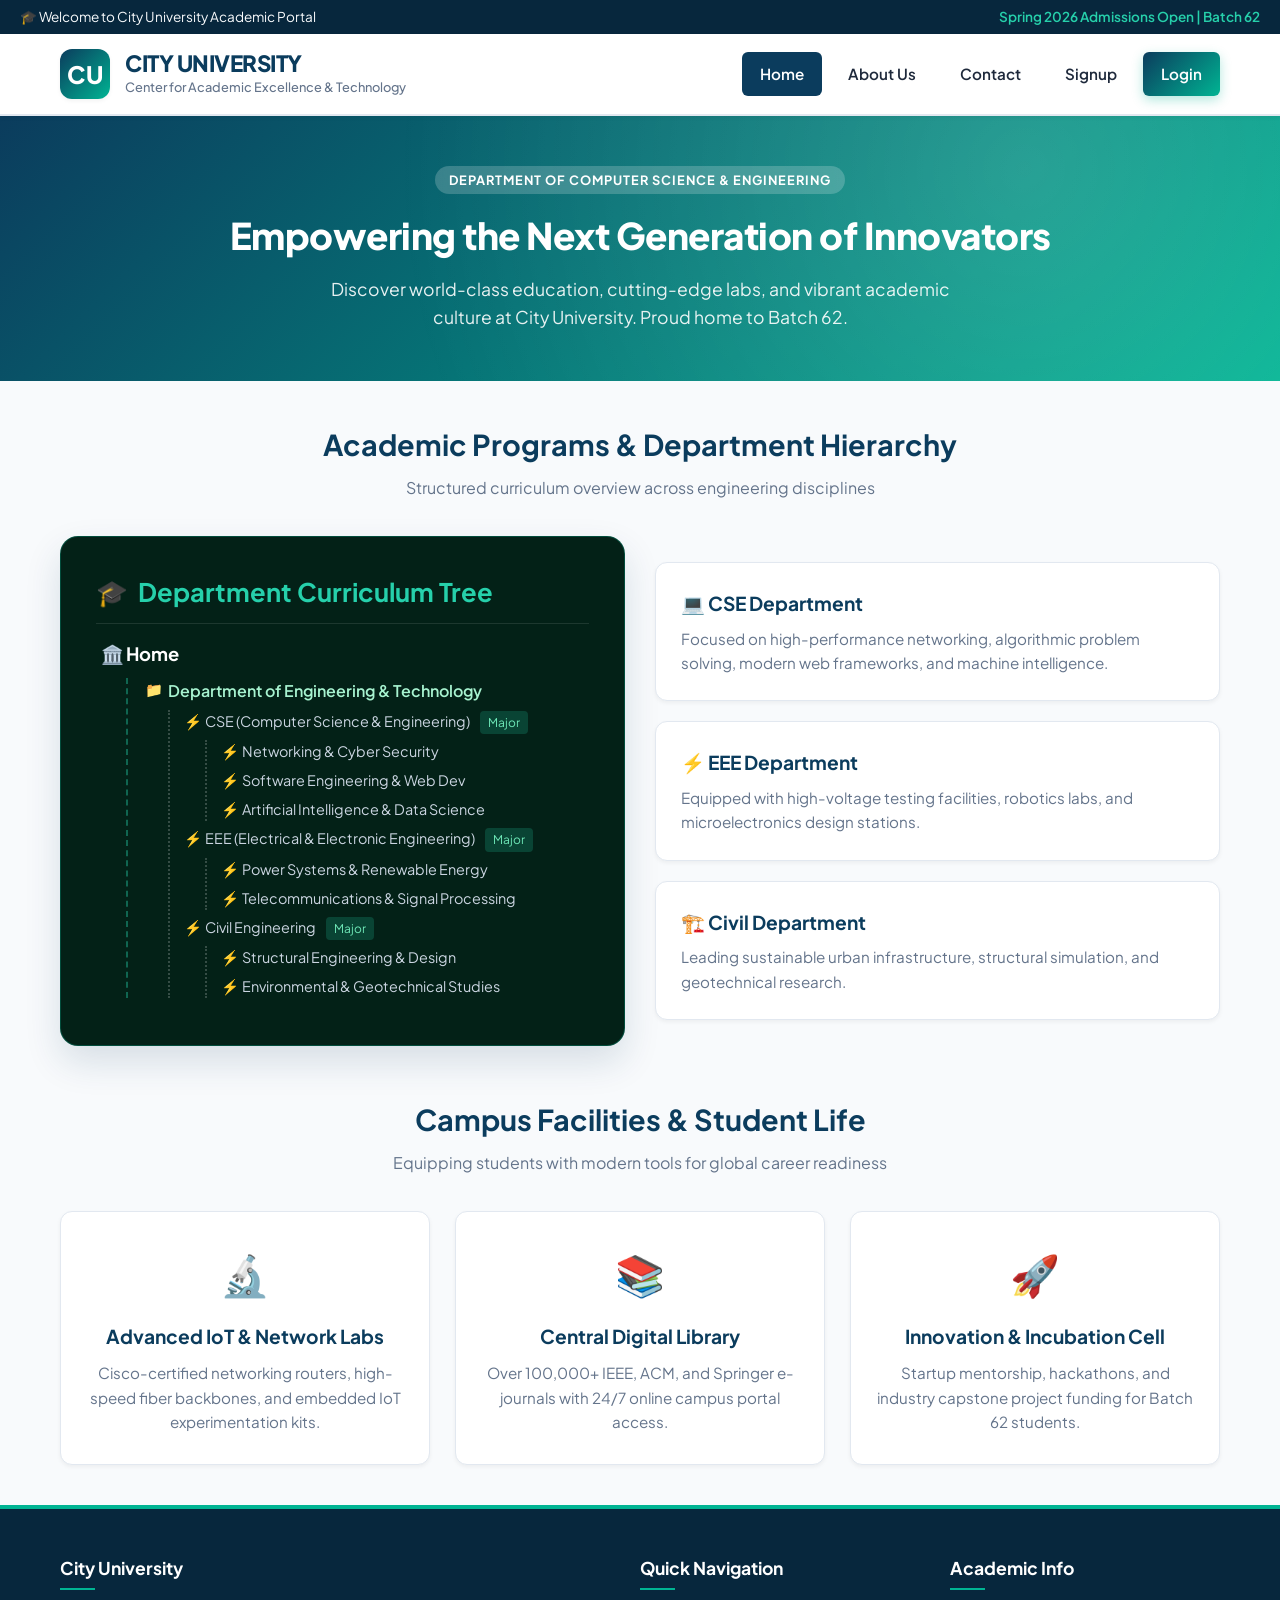
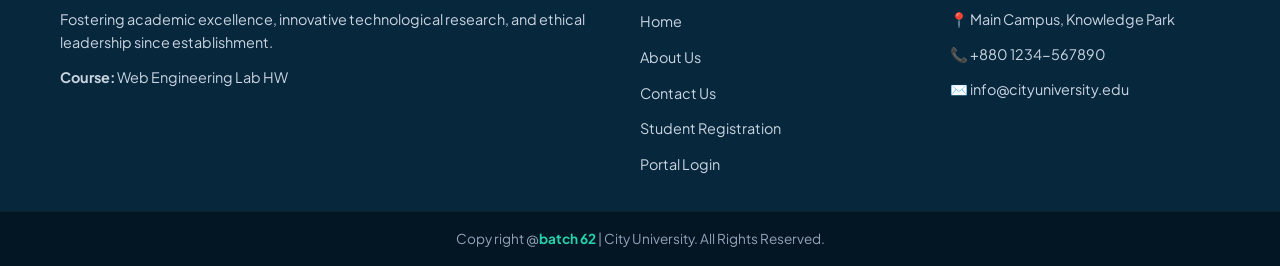
<file: index.html>
<!DOCTYPE html>
<html lang="en">
<head>
    <meta charset="UTF-8">
    <meta name="viewport" content="width=device-width, initial-scale=1.0">
    <title>City University - Home | Batch 62 Web Portal</title>
    <link rel="stylesheet" href="css/style.css">
</head>
<body>

    <div class="top-bar">
        <span>🎓 Welcome to City University Academic Portal</span>
        <span class="info-tag">Spring 2026 Admissions Open | Batch 62</span>
    </div>

    <header class="site-header">
        <div class="header-main">
            <a href="index.html" class="logo-container">
                <div class="logo-badge">CU</div>
                <div class="brand-text">
                    <h1>CITY UNIVERSITY</h1>
                    <p>Center for Academic Excellence &amp; Technology</p>
                </div>
            </a>

            <nav class="main-nav">
                <ul> 
                    <li><a href="index.html" class="active">Home</a></li>
                    <li><a href="about.html">About Us</a></li>
                    <li><a href="contact.html">Contact</a></li>
                    <li><a href="signup.html">Signup</a></li>
                    <li><a href="login.html" class="btn-nav-highlight">Login</a></li>
                </ul>
            </nav>
        </div>
    </header>

    <section class="page-hero">
        <span class="badge">Department of Computer Science &amp; Engineering</span>
        <h2>Empowering the Next Generation of Innovators</h2>
        <p>Discover world-class education, cutting-edge labs, and vibrant academic culture at City University. Proud home to Batch 62.</p>
    </section>

    <main class="container">
        
        <section style="margin-bottom: 50px;">
            <div class="section-title">
                <h3>Academic Programs &amp; Department Hierarchy</h3>
                <p>Structured curriculum overview across engineering disciplines</p>
            </div>

            <div class="grid-2">
                <div class="academic-tree-card">
                    <h3><span>🎓</span> Department Curriculum Tree</h3>
                    <ul class="dept-tree-list">
                        <li>Home
                            <ul>
                                <li>Department of Engineering &amp; Technology
                                    <ul>
                                        <li>CSE (Computer Science &amp; Engineering) <span class="badge-tag">Major</span>
                                            <ul>
                                                <li>Networking &amp; Cyber Security</li>
                                                <li>Software Engineering &amp; Web Dev</li>
                                                <li>Artificial Intelligence &amp; Data Science</li>
                                            </ul>
                                        </li>
                                        <li>EEE (Electrical &amp; Electronic Engineering) <span class="badge-tag">Major</span>
                                            <ul>
                                                <li>Power Systems &amp; Renewable Energy</li>
                                                <li>Telecommunications &amp; Signal Processing</li>
                                            </ul>
                                        </li>
                                        <li>Civil Engineering <span class="badge-tag">Major</span>
                                            <ul>
                                                <li>Structural Engineering &amp; Design</li>
                                                <li>Environmental &amp; Geotechnical Studies</li>
                                            </ul>
                                        </li>
                                    </ul>
                                </li>
                            </ul>
                        </li>
                    </ul>
                </div>

                <div style="display: flex; flex-direction: column; gap: 20px; justify-content: center;">
                    <div class="card">
                        <h4 style="color: var(--primary-color); font-size: 1.2rem; margin-bottom: 8px;">💻 CSE Department</h4>
                        <p style="color: var(--text-muted); font-size: 0.95rem;">
                            Focused on high-performance networking, algorithmic problem solving, modern web frameworks, and machine intelligence.
                        </p>
                    </div>

                    <div class="card">
                        <h4 style="color: var(--primary-color); font-size: 1.2rem; margin-bottom: 8px;">⚡ EEE Department</h4>
                        <p style="color: var(--text-muted); font-size: 0.95rem;">
                            Equipped with high-voltage testing facilities, robotics labs, and microelectronics design stations.
                        </p>
                    </div>

                    <div class="card">
                        <h4 style="color: var(--primary-color); font-size: 1.2rem; margin-bottom: 8px;">🏗️ Civil Department</h4>
                        <p style="color: var(--text-muted); font-size: 0.95rem;">
                            Leading sustainable urban infrastructure, structural simulation, and geotechnical research.
                        </p>
                    </div>
                </div>
            </div>
        </section>

        <section>
            <div class="section-title">
                <h3>Campus Facilities &amp; Student Life</h3>
                <p>Equipping students with modern tools for global career readiness</p>
            </div>

            <div class="grid-3">
                <div class="card feature-box">
                    <span class="icon">🔬</span>
                    <h4>Advanced IoT &amp; Network Labs</h4>
                    <p>Cisco-certified networking routers, high-speed fiber backbones, and embedded IoT experimentation kits.</p>
                </div>

                <div class="card feature-box">
                    <span class="icon">📚</span>
                    <h4>Central Digital Library</h4>
                    <p>Over 100,000+ IEEE, ACM, and Springer e-journals with 24/7 online campus portal access.</p>
                </div>

                <div class="card feature-box">
                    <span class="icon">🚀</span>
                    <h4>Innovation &amp; Incubation Cell</h4>
                    <p>Startup mentorship, hackathons, and industry capstone project funding for Batch 62 students.</p>
                </div>
            </div>
        </section>

    </main>

    <footer class="site-footer">
        <div class="footer-top">
            <div class="footer-column">
                <h4>City University</h4>
                <p>Fostering academic excellence, innovative technological research, and ethical leadership since establishment.</p>
                <p><strong>Course:</strong> Web Engineering Lab HW</p>
            </div>

            <div class="footer-column">
                <h4>Quick Navigation</h4>
                <ul>
                    <li><a href="index.html">Home</a></li>
                    <li><a href="about.html">About Us</a></li>
                    <li><a href="contact.html">Contact Us</a></li>
                    <li><a href="signup.html">Student Registration</a></li>
                    <li><a href="login.html">Portal Login</a></li>
                </ul>
            </div>

            <div class="footer-column">
                <h4>Academic Info</h4>
                <p>📍 Main Campus, Knowledge Park</p>
                <p>📞 +880 1234-567890</p>
                <p>✉️ info@cityuniversity.edu</p>
            </div>
        </div>

        <div class="footer-bottom">
            <p>Copy right @<strong>batch 62</strong> | City University. All Rights Reserved.</p>
        </div>
    </footer>

</body>
</html>
</file>
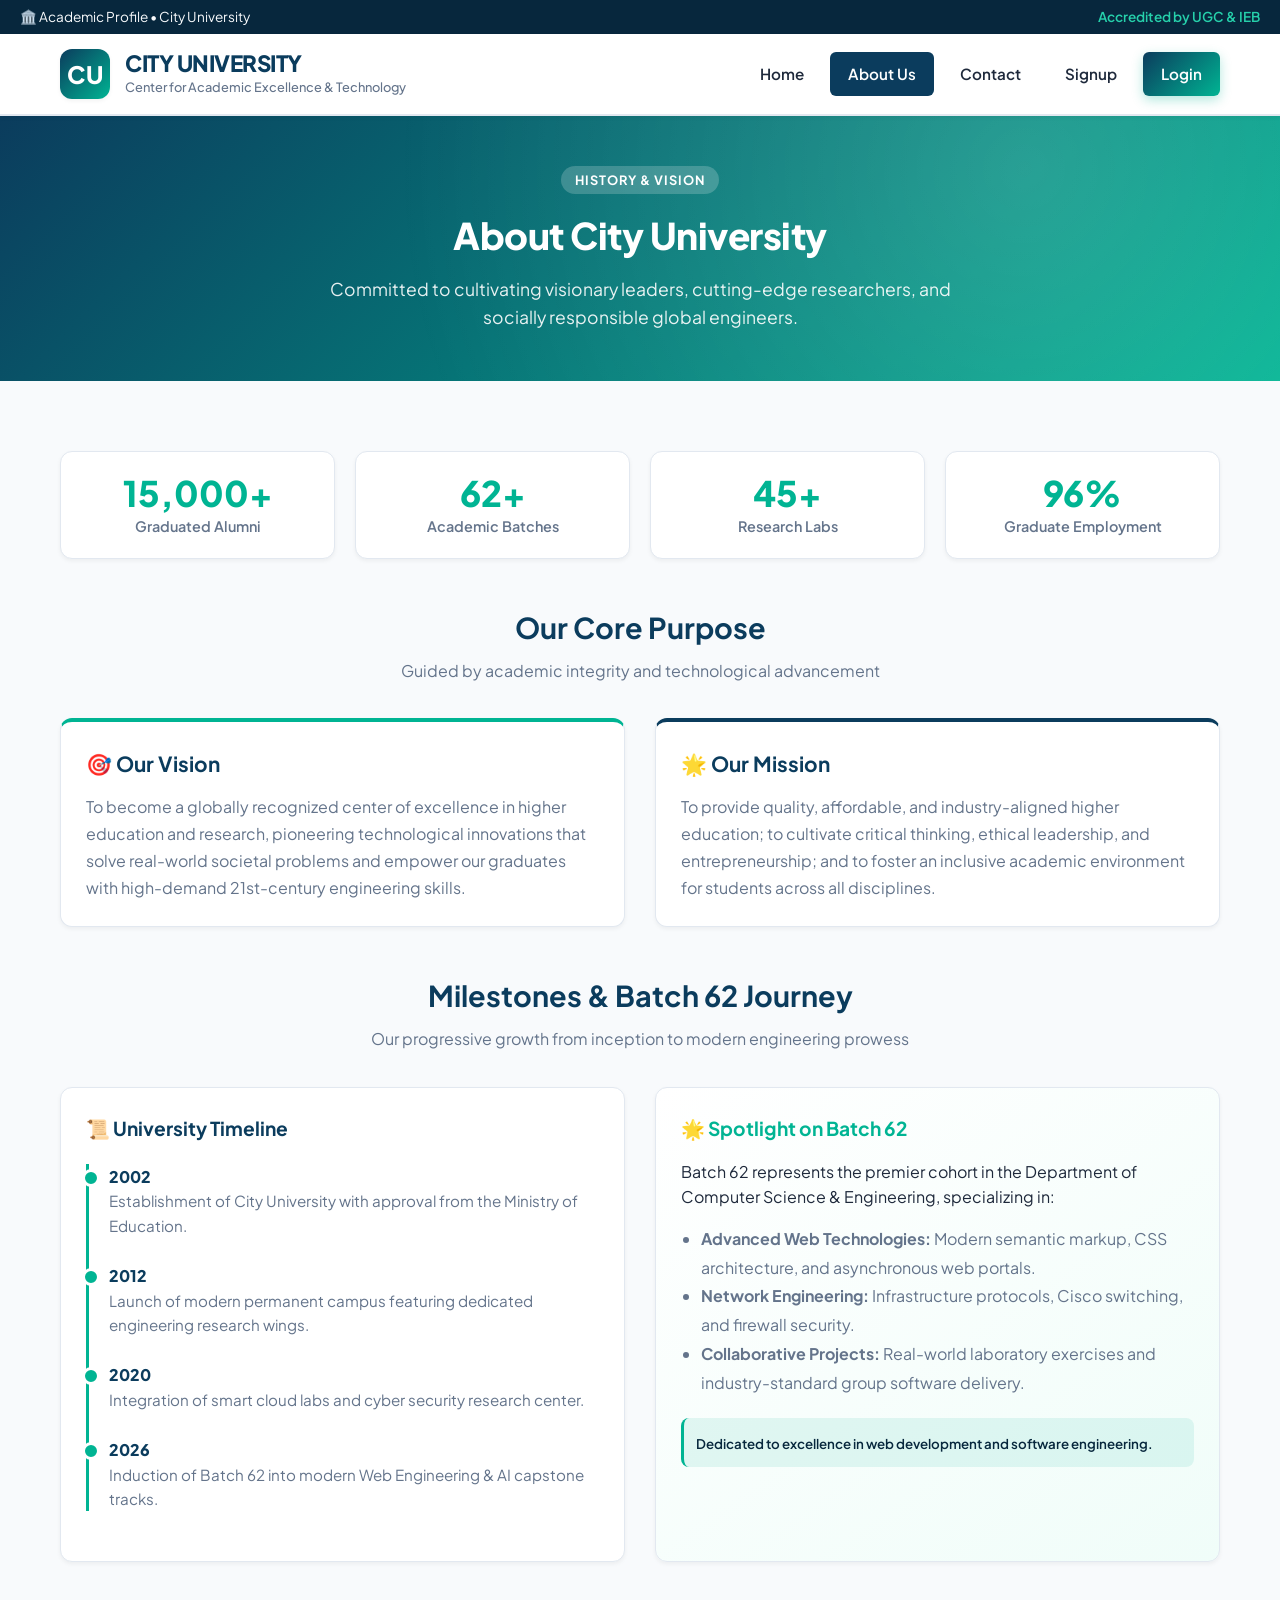
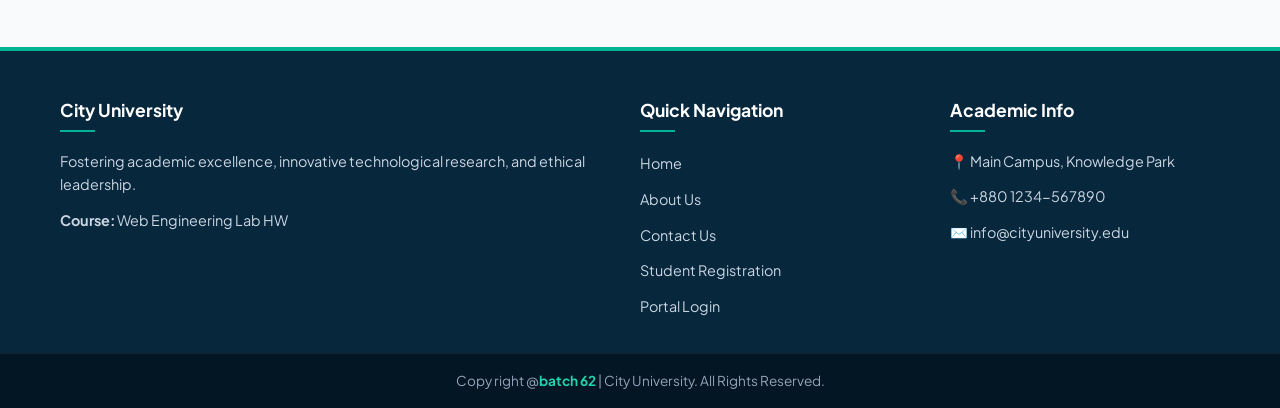
<file: about.html>
<!DOCTYPE html>
<html lang="en">
<head>
    <meta charset="UTF-8">
    <meta name="viewport" content="width=device-width, initial-scale=1.0">
    <title>City University - About Us | Batch 62</title>
    <link rel="stylesheet" href="css/style.css">
</head>
<body>

    <div class="top-bar">
        <span>🏛️ Academic Profile &bull; City University</span>
        <span class="info-tag">Accredited by UGC &amp; IEB</span>
    </div>

    <header class="site-header">
        <div class="header-main">
            <a href="index.html" class="logo-container">
                <div class="logo-badge">CU</div>
                <div class="brand-text">
                    <h1>CITY UNIVERSITY</h1>
                    <p>Center for Academic Excellence &amp; Technology</p>
                </div>
            </a>

            <nav class="main-nav">
                <ul> 
                    <li><a href="index.html">Home</a></li>
                    <li><a href="about.html" class="active">About Us</a></li>
                    <li><a href="contact.html">Contact</a></li>
                    <li><a href="signup.html">Signup</a></li>
                    <li><a href="login.html" class="btn-nav-highlight">Login</a></li>
                </ul>
            </nav>
        </div>
    </header>

    <section class="page-hero">
        <span class="badge">History &amp; Vision</span>
        <h2>About City University</h2>
        <p>Committed to cultivating visionary leaders, cutting-edge researchers, and socially responsible global engineers.</p>
    </section>

    <main class="container">

        <div class="stats-strip">
            <div class="stat-box">
                <div class="number">15,000+</div>
                <div class="label">Graduated Alumni</div>
            </div>
            <div class="stat-box">
                <div class="number">62+</div>
                <div class="label">Academic Batches</div>
            </div>
            <div class="stat-box">
                <div class="number">45+</div>
                <div class="label">Research Labs</div>
            </div>
            <div class="stat-box">
                <div class="number">96%</div>
                <div class="label">Graduate Employment</div>
            </div>
        </div>

        <section style="margin: 45px 0;">
            <div class="section-title">
                <h3>Our Core Purpose</h3>
                <p>Guided by academic integrity and technological advancement</p>
            </div>

            <div class="grid-2">
                <div class="card" style="border-top: 4px solid var(--accent-color);">
                    <h4 style="font-size: 1.3rem; color: var(--primary-color); margin-bottom: 12px;">🎯 Our Vision</h4>
                    <p style="color: var(--text-muted); line-height: 1.7;">
                        To become a globally recognized center of excellence in higher education and research, pioneering technological innovations that solve real-world societal problems and empower our graduates with high-demand 21st-century engineering skills.
                    </p>
                </div>

                <div class="card" style="border-top: 4px solid var(--primary-color);">
                    <h4 style="font-size: 1.3rem; color: var(--primary-color); margin-bottom: 12px;">🌟 Our Mission</h4>
                    <p style="color: var(--text-muted); line-height: 1.7;">
                        To provide quality, affordable, and industry-aligned higher education; to cultivate critical thinking, ethical leadership, and entrepreneurship; and to foster an inclusive academic environment for students across all disciplines.
                    </p>
                </div>
            </div>
        </section>

        <section style="margin: 45px 0;">
            <div class="section-title">
                <h3>Milestones &amp; Batch 62 Journey</h3>
                <p>Our progressive growth from inception to modern engineering prowess</p>
            </div>

            <div class="grid-2">
                <div class="card">
                    <h4 style="color: var(--primary-color); font-size: 1.2rem; margin-bottom: 15px;">📜 University Timeline</h4>
                    <div class="timeline">
                        <div class="timeline-item">
                            <div class="timeline-year">2002</div>
                            <p style="font-size: 0.95rem; color: var(--text-muted);">Establishment of City University with approval from the Ministry of Education.</p>
                        </div>
                        <div class="timeline-item">
                            <div class="timeline-year">2012</div>
                            <p style="font-size: 0.95rem; color: var(--text-muted);">Launch of modern permanent campus featuring dedicated engineering research wings.</p>
                        </div>
                        <div class="timeline-item">
                            <div class="timeline-year">2020</div>
                            <p style="font-size: 0.95rem; color: var(--text-muted);">Integration of smart cloud labs and cyber security research center.</p>
                        </div>
                        <div class="timeline-item">
                            <div class="timeline-year">2026</div>
                            <p style="font-size: 0.95rem; color: var(--text-muted);">Induction of Batch 62 into modern Web Engineering &amp; AI capstone tracks.</p>
                        </div>
                    </div>
                </div>

                <div class="card" style="background: linear-gradient(145deg, #ffffff 0%, #f0fdf9 100%);">
                    <h4 style="color: var(--accent-color); font-size: 1.2rem; margin-bottom: 15px;">🌟 Spotlight on Batch 62</h4>
                    <p style="color: var(--text-main); margin-bottom: 15px;">
                        Batch 62 represents the premier cohort in the Department of Computer Science &amp; Engineering, specializing in:
                    </p>
                    <ul style="padding-left: 20px; color: var(--text-muted); line-height: 1.8;">
                        <li><strong>Advanced Web Technologies:</strong> Modern semantic markup, CSS architecture, and asynchronous web portals.</li>
                        <li><strong>Network Engineering:</strong> Infrastructure protocols, Cisco switching, and firewall security.</li>
                        <li><strong>Collaborative Projects:</strong> Real-world laboratory exercises and industry-standard group software delivery.</li>
                    </ul>
                    <div style="margin-top: 20px; padding: 12px; background: rgba(0,180,147,0.1); border-radius: 8px; border-left: 3px solid var(--accent-color);">
                        <small style="color: var(--primary-dark); font-weight: 600;">Dedicated to excellence in web development and software engineering.</small>
                    </div>
                </div>
            </div>
        </section>

    </main>

    <footer class="site-footer">
        <div class="footer-top">
            <div class="footer-column">
                <h4>City University</h4>
                <p>Fostering academic excellence, innovative technological research, and ethical leadership.</p>
                <p><strong>Course:</strong> Web Engineering Lab HW</p>
            </div>

            <div class="footer-column">
                <h4>Quick Navigation</h4>
                <ul>
                    <li><a href="index.html">Home</a></li>
                    <li><a href="about.html">About Us</a></li>
                    <li><a href="contact.html">Contact Us</a></li>
                    <li><a href="signup.html">Student Registration</a></li>
                    <li><a href="login.html">Portal Login</a></li>
                </ul>
            </div>

            <div class="footer-column">
                <h4>Academic Info</h4>
                <p>📍 Main Campus, Knowledge Park</p>
                <p>📞 +880 1234-567890</p>
                <p>✉️ info@cityuniversity.edu</p>
            </div>
        </div>

        <div class="footer-bottom">
            <p>Copy right @<strong>batch 62</strong> | City University. All Rights Reserved.</p>
        </div>
    </footer>

</body>
</html>
</file>
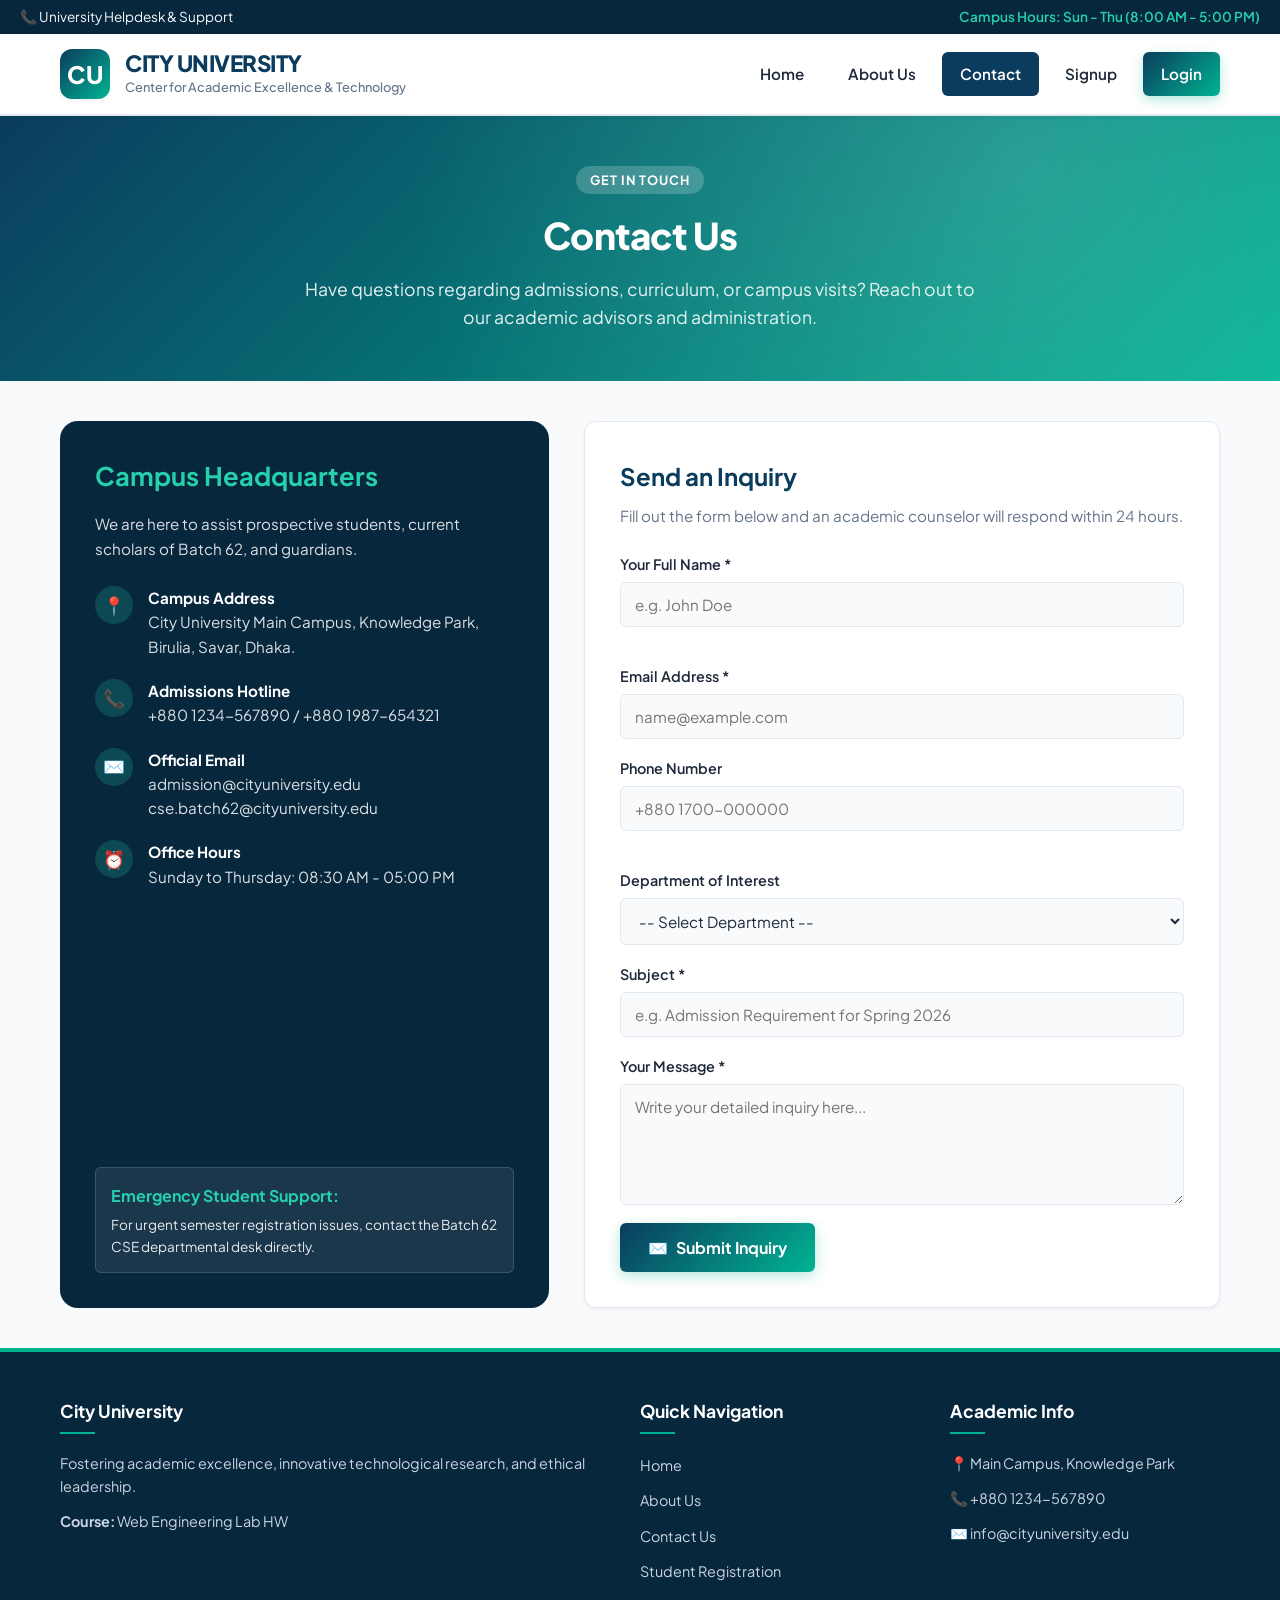
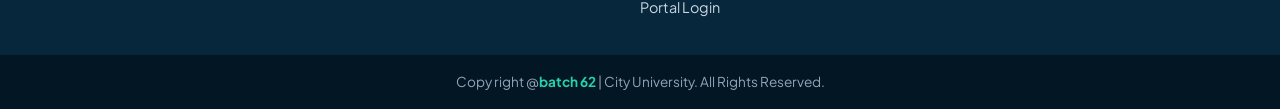
<file: contact.html>
<!DOCTYPE html>
<html lang="en">
<head>
    <meta charset="UTF-8">
    <meta name="viewport" content="width=device-width, initial-scale=1.0">
    <title>City University - Contact Us | Batch 62</title>
    <link rel="stylesheet" href="css/style.css">
</head>
<body>

    <div class="top-bar">
        <span>📞 University Helpdesk &amp; Support</span>
        <span class="info-tag">Campus Hours: Sun - Thu (8:00 AM - 5:00 PM)</span>
    </div>

    <header class="site-header">
        <div class="header-main">
            <a href="index.html" class="logo-container">
                <div class="logo-badge">CU</div>
                <div class="brand-text">
                    <h1>CITY UNIVERSITY</h1>
                    <p>Center for Academic Excellence &amp; Technology</p>
                </div>
            </a>

            <nav class="main-nav">
                <ul> 
                    <li><a href="index.html">Home</a></li>
                    <li><a href="about.html">About Us</a></li>
                    <li><a href="contact.html" class="active">Contact</a></li>
                    <li><a href="signup.html">Signup</a></li>
                    <li><a href="login.html" class="btn-nav-highlight">Login</a></li>
                </ul>
            </nav>
        </div>
    </header>

    <section class="page-hero">
        <span class="badge">Get in Touch</span>
        <h2>Contact Us</h2>
        <p>Have questions regarding admissions, curriculum, or campus visits? Reach out to our academic advisors and administration.</p>
    </section>

    <main class="container">
        
        <div class="contact-container">
            
            <div class="contact-info-card">
                <div>
                    <h3>Campus Headquarters</h3>
                    <p style="opacity: 0.85; font-size: 0.95rem;">We are here to assist prospective students, current scholars of Batch 62, and guardians.</p>

                    <ul class="contact-info-list">
                        <li>
                            <div class="icon">📍</div>
                            <div>
                                <strong>Campus Address</strong>
                                <p style="opacity: 0.85; margin: 0;">City University Main Campus, Knowledge Park, Birulia, Savar, Dhaka.</p>
                            </div>
                        </li>
                        <li>
                            <div class="icon">📞</div>
                            <div>
                                <strong>Admissions Hotline</strong>
                                <p style="opacity: 0.85; margin: 0;">+880 1234-567890 / +880 1987-654321</p>
                            </div>
                        </li>
                        <li>
                            <div class="icon">✉️</div>
                            <div>
                                <strong>Official Email</strong>
                                <p style="opacity: 0.85; margin: 0;">admission@cityuniversity.edu<br>cse.batch62@cityuniversity.edu</p>
                            </div>
                        </li>
                        <li>
                            <div class="icon">⏰</div>
                            <div>
                                <strong>Office Hours</strong>
                                <p style="opacity: 0.85; margin: 0;">Sunday to Thursday: 08:30 AM - 05:00 PM</p>
                            </div>
                        </li>
                    </ul>
                </div>

                <div style="background: rgba(255,255,255,0.08); padding: 15px; border-radius: var(--radius-sm); border: 1px solid rgba(255,255,255,0.15);">
                    <strong style="color: var(--accent-light);">Emergency Student Support:</strong>
                    <p style="font-size: 0.85rem; opacity: 0.9; margin: 5px 0 0;">For urgent semester registration issues, contact the Batch 62 CSE departmental desk directly.</p>
                </div>
            </div>

            <div class="card" style="padding: 35px;">
                <h3 style="font-size: 1.5rem; color: var(--primary-color); margin-bottom: 8px;">Send an Inquiry</h3>
                <p style="color: var(--text-muted); margin-bottom: 25px; font-size: 0.95rem;">Fill out the form below and an academic counselor will respond within 24 hours.</p>

                <form action="#" method="POST">
                    
                    <div class="form-grid">
                        <div class="form-group">
                            <label for="contact-name">Your Full Name *</label>
                            <input type="text" id="contact-name" name="name" class="form-control" placeholder="e.g. John Doe" required>
                        </div>

                        <div class="form-group">
                            <label for="contact-email">Email Address *</label>
                            <input type="email" id="contact-email" name="email" class="form-control" placeholder="name@example.com" required>
                        </div>
                    </div>

                    <div class="form-grid">
                        <div class="form-group">
                            <label for="contact-phone">Phone Number</label>
                            <input type="tel" id="contact-phone" name="phone" class="form-control" placeholder="+880 1700-000000">
                        </div>

                        <div class="form-group">
                            <label for="contact-dept">Department of Interest</label>
                            <select id="contact-dept" name="department" class="form-control">
                                <option value="">-- Select Department --</option>
                                <option value="cse">Computer Science &amp; Engineering (CSE)</option>
                                <option value="eee">Electrical &amp; Electronic Engineering (EEE)</option>
                                <option value="civil">Civil Engineering</option>
                                <option value="bba">Business Administration</option>
                                <option value="pharmacy">Pharmacy</option>
                            </select>
                        </div>
                    </div>

                    <div class="form-group">
                        <label for="contact-subject">Subject *</label>
                        <input type="text" id="contact-subject" name="subject" class="form-control" placeholder="e.g. Admission Requirement for Spring 2026" required>
                    </div>

                    <div class="form-group">
                        <label for="contact-message">Your Message *</label>
                        <textarea id="contact-message" name="message" rows="5" class="form-control" placeholder="Write your detailed inquiry here..." required></textarea>
                    </div>

                    <button type="submit" class="btn btn-primary" style="padding: 14px 28px;">
                        <span>✉️</span> Submit Inquiry
                    </button>
                </form>
            </div>

        </div>

    </main>

    <footer class="site-footer">
        <div class="footer-top">
            <div class="footer-column">
                <h4>City University</h4>
                <p>Fostering academic excellence, innovative technological research, and ethical leadership.</p>
                <p><strong>Course:</strong> Web Engineering Lab HW</p>
            </div>

            <div class="footer-column">
                <h4>Quick Navigation</h4>
                <ul>
                    <li><a href="index.html">Home</a></li>
                    <li><a href="about.html">About Us</a></li>
                    <li><a href="contact.html">Contact Us</a></li>
                    <li><a href="signup.html">Student Registration</a></li>
                    <li><a href="login.html">Portal Login</a></li>
                </ul>
            </div>

            <div class="footer-column">
                <h4>Academic Info</h4>
                <p>📍 Main Campus, Knowledge Park</p>
                <p>📞 +880 1234-567890</p>
                <p>✉️ info@cityuniversity.edu</p>
            </div>
        </div>

        <div class="footer-bottom">
            <p>Copy right @<strong>batch 62</strong> | City University. All Rights Reserved.</p>
        </div>
    </footer>

</body>
</html>
</file>
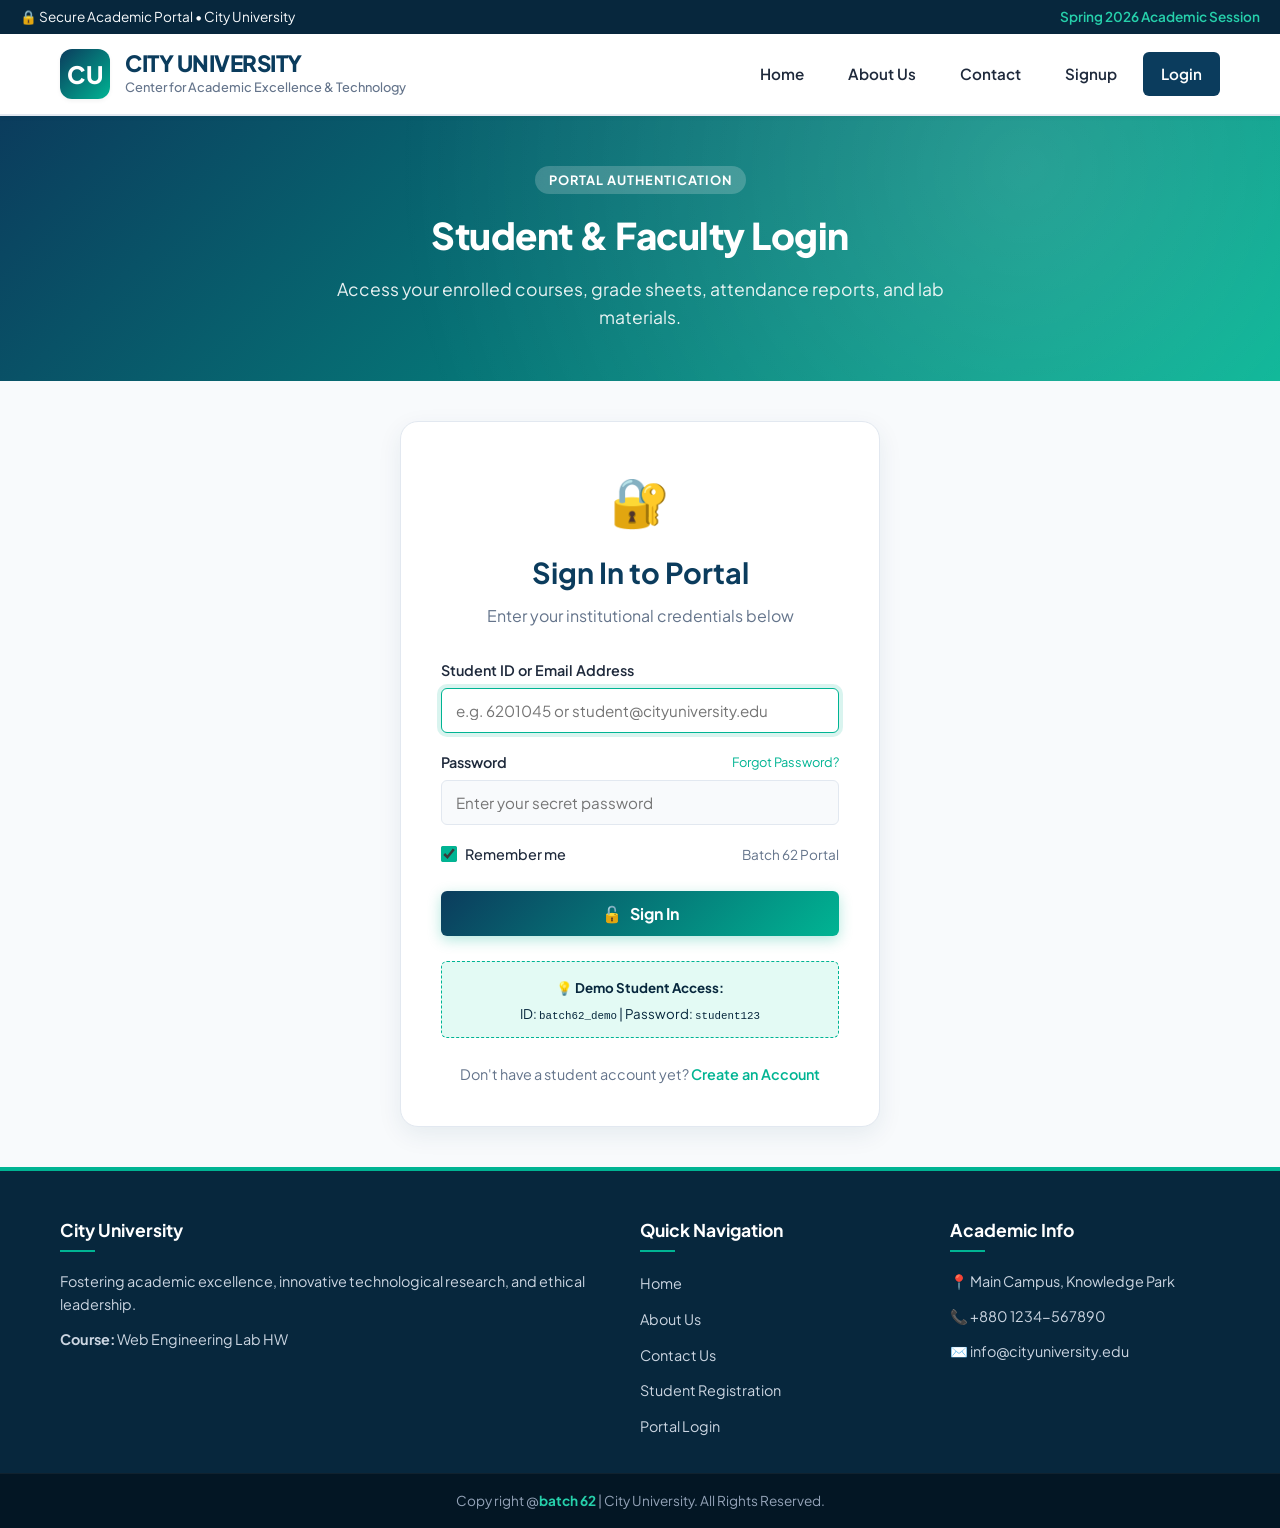
<file: login.html>
<!DOCTYPE html>
<html lang="en">
<head>
    <meta charset="UTF-8">
    <meta name="viewport" content="width=device-width, initial-scale=1.0">
    <title>City University - Student &amp; Faculty Login | Batch 62</title>
    <link rel="stylesheet" href="css/style.css">
</head>
<body>

    <div class="top-bar">
        <span>🔒 Secure Academic Portal &bull; City University</span>
        <span class="info-tag">Spring 2026 Academic Session</span>
    </div>

    <header class="site-header">
        <div class="header-main">
            <a href="index.html" class="logo-container">
                <div class="logo-badge">CU</div>
                <div class="brand-text">
                    <h1>CITY UNIVERSITY</h1>
                    <p>Center for Academic Excellence &amp; Technology</p>
                </div>
            </a>

            <nav class="main-nav">
                <ul> 
                    <li><a href="index.html">Home</a></li>
                    <li><a href="about.html">About Us</a></li>
                    <li><a href="contact.html">Contact</a></li>
                    <li><a href="signup.html">Signup</a></li>
                    <li><a href="login.html" class="active">Login</a></li>
                </ul>
            </nav>
        </div>
    </header>

    <section class="page-hero">
        <span class="badge">Portal Authentication</span>
        <h2>Student &amp; Faculty Login</h2>
        <p>Access your enrolled courses, grade sheets, attendance reports, and lab materials.</p>
    </section>

    <main class="container" style="display: flex; justify-content: center; align-items: center;">
        
        <div class="form-wrapper" style="max-width: 480px; width: 100%;">
            
            <div class="form-header">
                <div style="font-size: 3rem; margin-bottom: 10px;">🔐</div>
                <h3>Sign In to Portal</h3>
                <p>Enter your institutional credentials below</p>
            </div>

            <form action="#" method="POST">
                
                <div class="form-group">
                    <label for="login-id">Student ID or Email Address</label>
                    <input 
                        type="text" 
                        id="login-id" 
                        name="login_id" 
                        class="form-control" 
                        placeholder="e.g. 6201045 or student@cityuniversity.edu" 
                        required 
                        autofocus
                    >
                </div>

                <div class="form-group">
                    <div style="display: flex; justify-content: space-between; align-items: center;">
                        <label for="login-password">Password</label>
                        <a href="#" style="font-size: 0.8rem; color: var(--accent-color); text-decoration: none;">Forgot Password?</a>
                    </div>
                    <input 
                        type="password" 
                        id="login-password" 
                        name="password" 
                        class="form-control" 
                        placeholder="Enter your secret password" 
                        required
                    >
                </div>

                <div style="display: flex; justify-content: space-between; align-items: center; margin: 15px 0 25px;">
                    <label class="checkbox-label" style="background: transparent; border: none; padding: 0;">
                        <input type="checkbox" name="remember_me" checked>
                        <span style="font-size: 0.9rem;">Remember me</span>
                    </label>
                    <span style="font-size: 0.85rem; color: var(--text-muted);">Batch 62 Portal</span>
                </div>

                <button type="submit" class="btn btn-primary btn-block">
                    <span>🔓</span> Sign In
                </button>

                <div style="margin-top: 25px; padding: 12px; background: var(--aquamarine-soft); border-radius: var(--radius-sm); border: 1px dashed var(--accent-color); text-align: center;">
                    <small style="color: var(--primary-dark);">
                        <strong>💡 Demo Student Access:</strong><br>
                        ID: <code>batch62_demo</code> | Password: <code>student123</code>
                    </small>
                </div>

                <div class="form-footer-links">
                    Don't have a student account yet? <a href="signup.html">Create an Account</a>
                </div>

            </form>

        </div>

    </main>

    <footer class="site-footer">
        <div class="footer-top">
            <div class="footer-column">
                <h4>City University</h4>
                <p>Fostering academic excellence, innovative technological research, and ethical leadership.</p>
                <p><strong>Course:</strong> Web Engineering Lab HW</p>
            </div>

            <div class="footer-column">
                <h4>Quick Navigation</h4>
                <ul>
                    <li><a href="index.html">Home</a></li>
                    <li><a href="about.html">About Us</a></li>
                    <li><a href="contact.html">Contact Us</a></li>
                    <li><a href="signup.html">Student Registration</a></li>
                    <li><a href="login.html">Portal Login</a></li>
                </ul>
            </div>

            <div class="footer-column">
                <h4>Academic Info</h4>
                <p>📍 Main Campus, Knowledge Park</p>
                <p>📞 +880 1234-567890</p>
                <p>✉️ info@cityuniversity.edu</p>
            </div>
        </div>

        <div class="footer-bottom">
            <p>Copy right @<strong>batch 62</strong> | City University. All Rights Reserved.</p>
        </div>
    </footer>

</body>
</html>
</file>
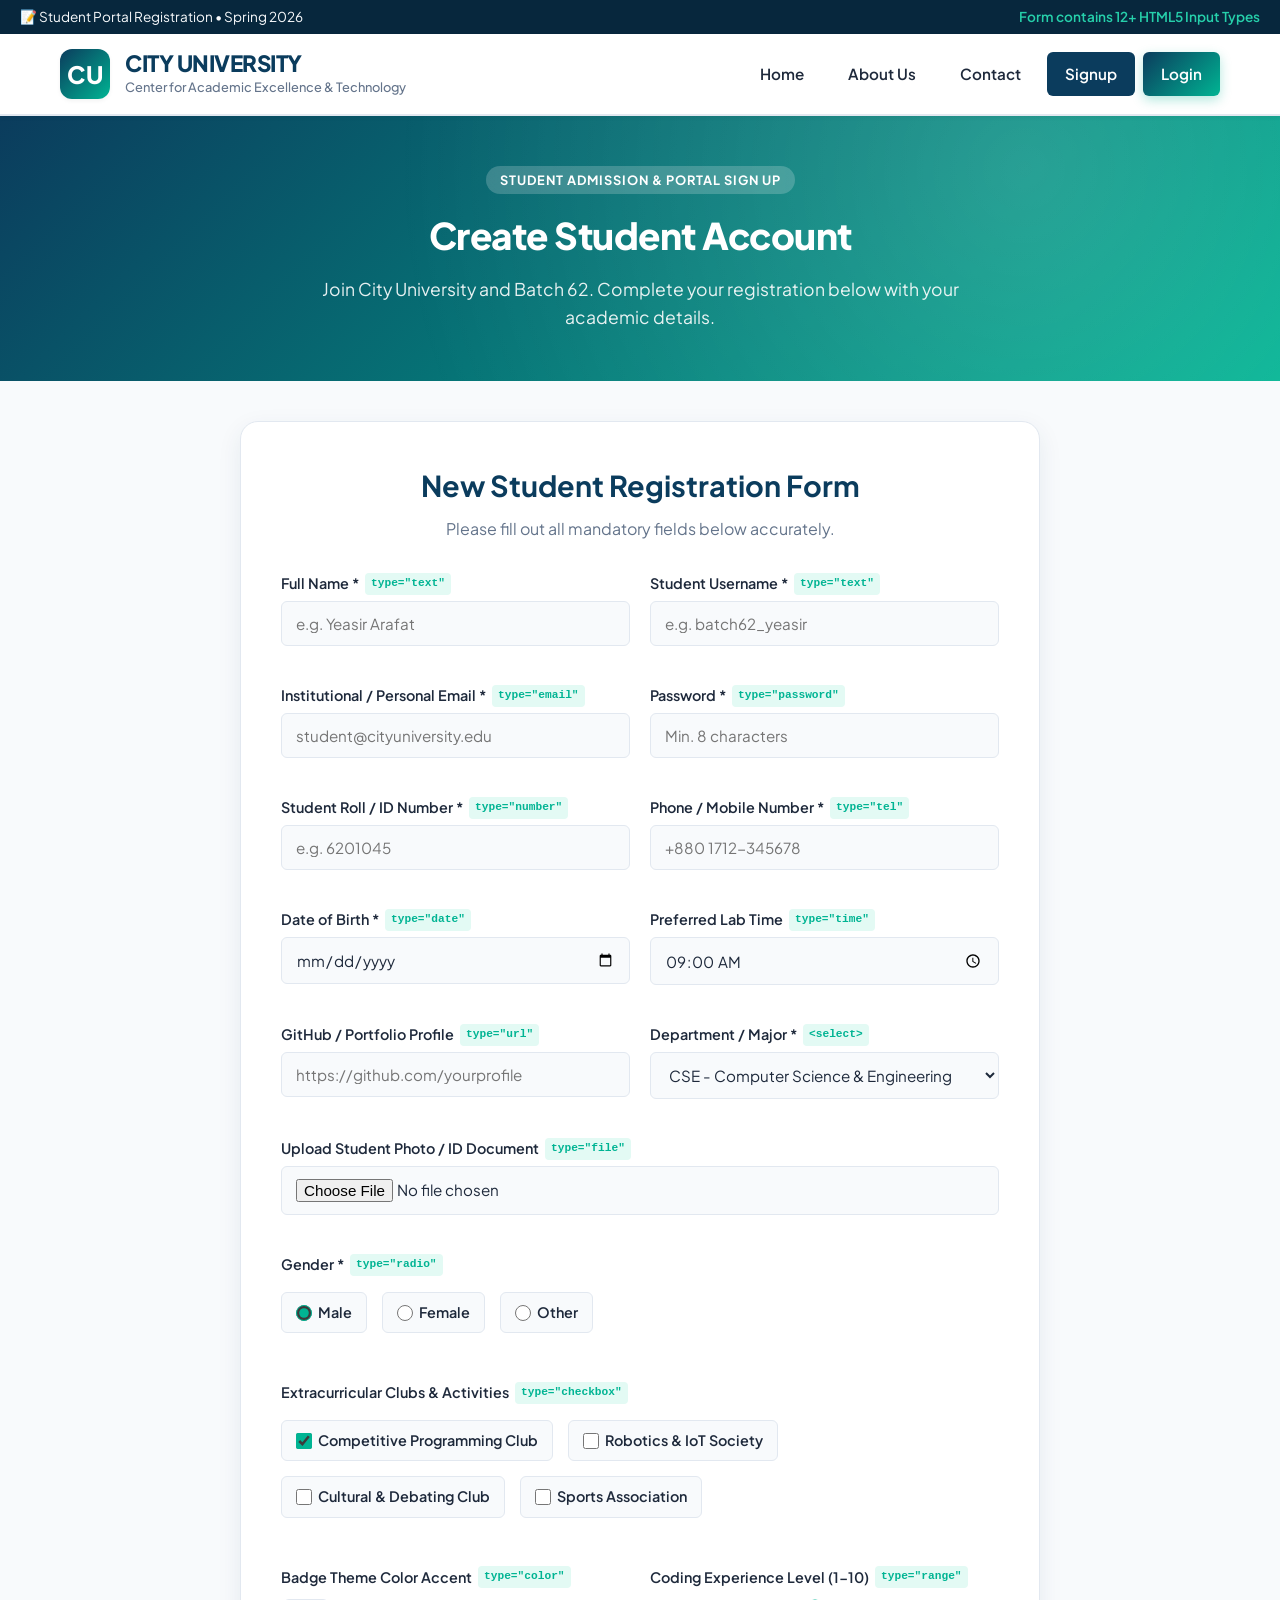
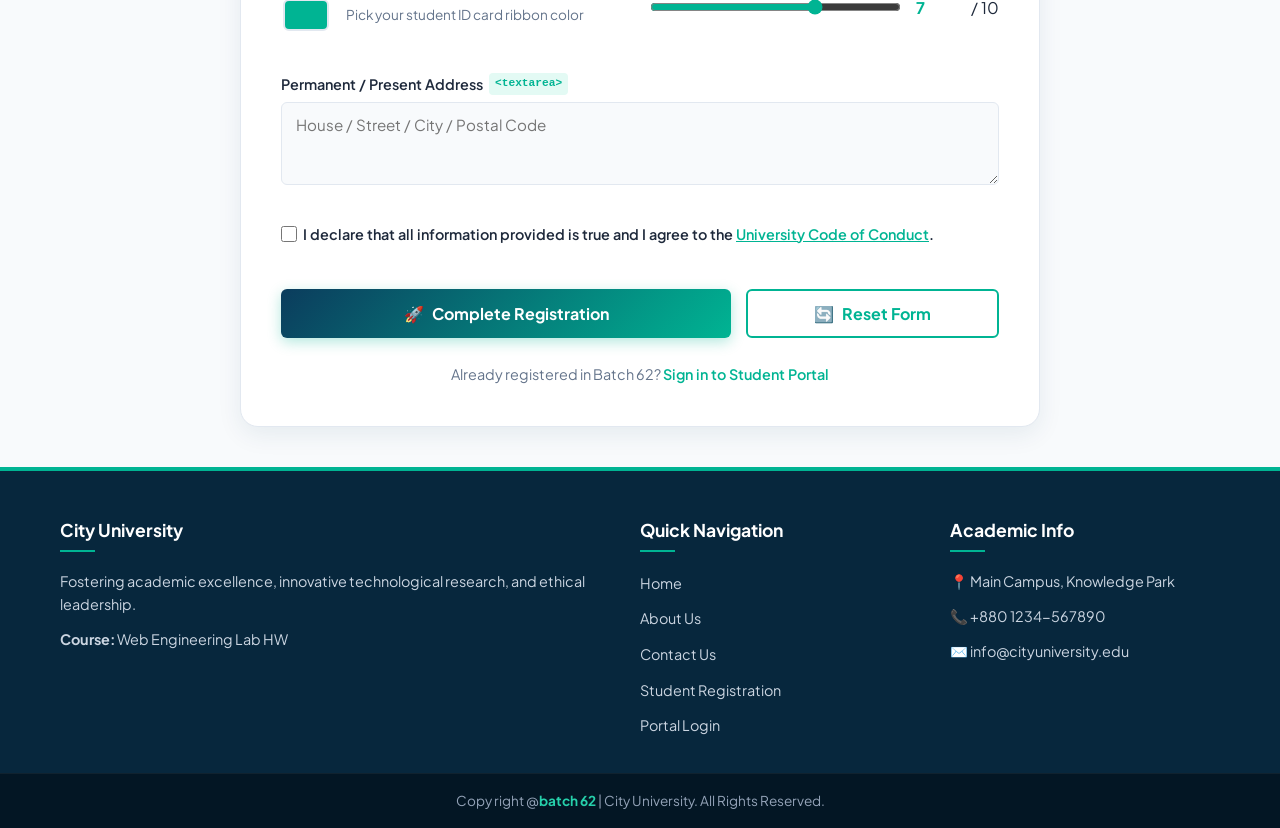
<file: signup.html>
<!DOCTYPE html>
<html lang="en">
<head>
    <meta charset="UTF-8">
    <meta name="viewport" content="width=device-width, initial-scale=1.0">
    <title>City University - Student Registration | Batch 62</title>
    <link rel="stylesheet" href="css/style.css">
</head>
<body>

    <div class="top-bar">
        <span>📝 Student Portal Registration &bull; Spring 2026</span>
        <span class="info-tag">Form contains 12+ HTML5 Input Types</span>
    </div>

    <header class="site-header">
        <div class="header-main">
            <a href="index.html" class="logo-container">
                <div class="logo-badge">CU</div>
                <div class="brand-text">
                    <h1>CITY UNIVERSITY</h1>
                    <p>Center for Academic Excellence &amp; Technology</p>
                </div>
            </a>

            <nav class="main-nav">
                <ul> 
                    <li><a href="index.html">Home</a></li>
                    <li><a href="about.html">About Us</a></li>
                    <li><a href="contact.html">Contact</a></li>
                    <li><a href="signup.html" class="active">Signup</a></li>
                    <li><a href="login.html" class="btn-nav-highlight">Login</a></li>
                </ul>
            </nav>
        </div>
    </header>

    <section class="page-hero">
        <span class="badge">Student Admission &amp; Portal Sign Up</span>
        <h2>Create Student Account</h2>
        <p>Join City University and Batch 62. Complete your registration below with your academic details.</p>
    </section>

    <main class="container">
        
        <div class="form-wrapper">
            
            <div class="form-header">
                <h3>New Student Registration Form</h3>
                <p>Please fill out all mandatory fields below accurately.</p>
            </div>

            <form action="#" method="POST" enctype="multipart/form-data">
                
                <div class="form-grid">
                    
                    <div class="form-group">
                        <label for="fullname">
                            Full Name * <span class="input-type-badge">type="text"</span>
                        </label>
                        <input type="text" id="fullname" name="fullname" class="form-control" placeholder="e.g. Yeasir Arafat" required>
                    </div>

                    <div class="form-group">
                        <label for="username">
                            Student Username * <span class="input-type-badge">type="text"</span>
                        </label>
                        <input type="text" id="username" name="username" class="form-control" placeholder="e.g. batch62_yeasir" required>
                    </div>

                    <div class="form-group">
                        <label for="email">
                            Institutional / Personal Email * <span class="input-type-badge">type="email"</span>
                        </label>
                        <input type="email" id="email" name="email" class="form-control" placeholder="student@cityuniversity.edu" required>
                    </div>

                    <div class="form-group">
                        <label for="password">
                            Password * <span class="input-type-badge">type="password"</span>
                        </label>
                        <input type="password" id="password" name="password" class="form-control" placeholder="Min. 8 characters" minlength="8" required>
                    </div>

                    <div class="form-group">
                        <label for="student_id">
                            Student Roll / ID Number * <span class="input-type-badge">type="number"</span>
                        </label>
                        <input type="number" id="student_id" name="student_id" class="form-control" placeholder="e.g. 6201045" min="10000" max="9999999" required>
                    </div>

                    <div class="form-group">
                        <label for="phone">
                            Phone / Mobile Number * <span class="input-type-badge">type="tel"</span>
                        </label>
                        <input type="tel" id="phone" name="phone" class="form-control" placeholder="+880 1712-345678" required>
                    </div>

                    <div class="form-group">
                        <label for="dob">
                            Date of Birth * <span class="input-type-badge">type="date"</span>
                        </label>
                        <input type="date" id="dob" name="dob" class="form-control" required>
                    </div>

                    <div class="form-group">
                        <label for="lab_time">
                            Preferred Lab Time <span class="input-type-badge">type="time"</span>
                        </label>
                        <input type="time" id="lab_time" name="lab_time" class="form-control" value="09:00">
                    </div>

                    <div class="form-group">
                        <label for="portfolio">
                            GitHub / Portfolio Profile <span class="input-type-badge">type="url"</span>
                        </label>
                        <input type="url" id="portfolio" name="portfolio" class="form-control" placeholder="https://github.com/yourprofile">
                    </div>

                    <div class="form-group">
                        <label for="dept">
                            Department / Major * <span class="input-type-badge">&lt;select&gt;</span>
                        </label>
                        <select id="dept" name="department" class="form-control" required>
                            <option value="">-- Choose Academic Program --</option>
                            <option value="cse" selected>CSE - Computer Science &amp; Engineering</option>
                            <option value="eee">EEE - Electrical &amp; Electronic Engineering</option>
                            <option value="civil">Civil Engineering</option>
                            <option value="bba">Bachelor of Business Administration</option>
                            <option value="pharmacy">Department of Pharmacy</option>
                        </select>
                    </div>

                    <div class="form-group full-width">
                        <label for="profile_pic">
                            Upload Student Photo / ID Document <span class="input-type-badge">type="file"</span>
                        </label>
                        <input type="file" id="profile_pic" name="profile_pic" class="form-control" accept="image/*,.pdf">
                    </div>

                    <div class="form-group full-width">
                        <label>
                            Gender * <span class="input-type-badge">type="radio"</span>
                        </label>
                        <div class="options-group">
                            <label class="radio-label">
                                <input type="radio" name="gender" value="male" required checked> Male
                            </label>
                            <label class="radio-label">
                                <input type="radio" name="gender" value="female" required> Female
                            </label>
                            <label class="radio-label">
                                <input type="radio" name="gender" value="other" required> Other
                            </label>
                        </div>
                    </div>

                    <div class="form-group full-width">
                        <label>
                            Extracurricular Clubs &amp; Activities <span class="input-type-badge">type="checkbox"</span>
                        </label>
                        <div class="options-group">
                            <label class="checkbox-label">
                                <input type="checkbox" name="clubs[]" value="programming" checked> Competitive Programming Club
                            </label>
                            <label class="checkbox-label">
                                <input type="checkbox" name="clubs[]" value="robotics"> Robotics &amp; IoT Society
                            </label>
                            <label class="checkbox-label">
                                <input type="checkbox" name="clubs[]" value="cultural"> Cultural &amp; Debating Club
                            </label>
                            <label class="checkbox-label">
                                <input type="checkbox" name="clubs[]" value="sports"> Sports Association
                            </label>
                        </div>
                    </div>

                    <div class="form-group">
                        <label for="badge_color">
                            Badge Theme Color Accent <span class="input-type-badge">type="color"</span>
                        </label>
                        <div class="color-picker-wrapper">
                            <input type="color" id="badge_color" name="badge_color" value="#00b493">
                            <span style="font-size: 0.85rem; color: var(--text-muted);">Pick your student ID card ribbon color</span>
                        </div>
                    </div>

                    <div class="form-group">
                        <label for="skill_level">
                            Coding Experience Level (1-10) <span class="input-type-badge">type="range"</span>
                        </label>
                        <div class="range-wrapper">
                            <input type="range" id="skill_level" name="skill_level" min="1" max="10" value="7" oninput="document.getElementById('rangeVal').innerText = this.value">
                            <span id="rangeVal" class="range-value">7</span> / 10
                        </div>
                    </div>

                    <div class="form-group full-width">
                        <label for="address">
                            Permanent / Present Address <span class="input-type-badge">&lt;textarea&gt;</span>
                        </label>
                        <textarea id="address" name="address" rows="3" class="form-control" placeholder="House / Street / City / Postal Code"></textarea>
                    </div>

                    <div class="form-group full-width">
                        <label class="checkbox-label" style="background: transparent; border: none; padding: 0;">
                            <input type="checkbox" name="terms" required>
                            <span>I declare that all information provided is true and I agree to the <a href="#" style="color: var(--accent-color);">University Code of Conduct</a>.</span>
                        </label>
                    </div>

                </div>

                <div style="display: flex; gap: 15px; margin-top: 25px; flex-wrap: wrap;">
                    <button type="submit" class="btn btn-primary" style="flex: 2; min-width: 200px;">
                        <span>🚀</span> Complete Registration
                    </button>
                    <button type="reset" class="btn btn-outline" style="flex: 1; min-width: 120px;">
                        <span>🔄</span> Reset Form
                    </button>
                </div>

                <div class="form-footer-links">
                    Already registered in Batch 62? <a href="login.html">Sign in to Student Portal</a>
                </div>

            </form>

        </div>

    </main>

    <footer class="site-footer">
        <div class="footer-top">
            <div class="footer-column">
                <h4>City University</h4>
                <p>Fostering academic excellence, innovative technological research, and ethical leadership.</p>
                <p><strong>Course:</strong> Web Engineering Lab HW</p>
            </div>

            <div class="footer-column">
                <h4>Quick Navigation</h4>
                <ul>
                    <li><a href="index.html">Home</a></li>
                    <li><a href="about.html">About Us</a></li>
                    <li><a href="contact.html">Contact Us</a></li>
                    <li><a href="signup.html">Student Registration</a></li>
                    <li><a href="login.html">Portal Login</a></li>
                </ul>
            </div>

            <div class="footer-column">
                <h4>Academic Info</h4>
                <p>📍 Main Campus, Knowledge Park</p>
                <p>📞 +880 1234-567890</p>
                <p>✉️ info@cityuniversity.edu</p>
            </div>
        </div>

        <div class="footer-bottom">
            <p>Copy right @<strong>batch 62</strong> | City University. All Rights Reserved.</p>
        </div>
    </footer>

</body>
</html>
</file>
<file: css/style.css>
@import url('https://fonts.googleapis.com/css2?family=Plus+Jakarta+Sans:wght@300;400;500;600;700;800&display=swap');

:root {
    --primary-color: #0b3c5d;
    --primary-dark: #07273d;
    --primary-light: #1d5f8a;
    --accent-color: #00b493;
    --accent-light: #26d0ab;
    --accent-gradient: linear-gradient(135deg, #0b3c5d 0%, #00b493 100%);
    --aquamarine-soft: #e3faf4;
    --dark-bg: #0f172a;
    --light-bg: #f8fafc;
    --card-bg: #ffffff;
    --text-main: #1e293b;
    --text-muted: #64748b;
    --text-light: #f8fafc;
    --border-color: #e2e8f0;
    --border-focus: #00b493;
    --shadow-sm: 0 2px 4px rgba(0,0,0,0.05);
    --shadow-md: 0 8px 24px rgba(11,60,93,0.08);
    --shadow-lg: 0 16px 36px rgba(11,60,93,0.14);
    --radius-sm: 6px;
    --radius-md: 12px;
    --radius-lg: 18px;
    --transition: all 0.3s cubic-bezier(0.4, 0, 0.2, 1);
}

* {
    margin: 0;
    padding: 0;
    box-sizing: border-box;
}

body {
    font-family: 'Plus Jakarta Sans', -apple-system, BlinkMacSystemFont, 'Segoe UI', Roboto, sans-serif;
    color: var(--text-main);
    background-color: var(--light-bg);
    line-height: 1.6;
    display: flex;
    flex-direction: column;
    min-height: 100vh;
}

header.site-header {
    background: #ffffff;
    box-shadow: var(--shadow-sm);
    position: sticky;
    top: 0;
    z-index: 1000;
    border-bottom: 2px solid var(--border-color);
}

.top-bar {
    background: var(--primary-dark);
    color: var(--text-light);
    font-size: 0.85rem;
    padding: 6px 20px;
    display: flex;
    justify-content: space-between;
    align-items: center;
}

.top-bar .info-tag {
    color: var(--accent-light);
    font-weight: 600;
}

.header-main {
    max-width: 1200px;
    margin: 0 auto;
    padding: 15px 20px;
    display: flex;
    align-items: center;
    justify-content: space-between;
    flex-wrap: wrap;
    gap: 15px;
}

.logo-container {
    display: flex;
    align-items: center;
    gap: 15px;
    text-decoration: none;
}

.logo-badge {
    width: 50px;
    height: 50px;
    background: var(--accent-gradient);
    border-radius: var(--radius-md);
    display: flex;
    align-items: center;
    justify-content: center;
    color: white;
    font-size: 1.5rem;
    font-weight: 800;
    box-shadow: var(--shadow-sm);
}

.brand-text h1 {
    font-size: 1.4rem;
    font-weight: 800;
    color: var(--primary-color);
    letter-spacing: -0.5px;
    line-height: 1.2;
}

.brand-text p {
    font-size: 0.8rem;
    color: var(--text-muted);
    font-weight: 500;
}

nav.main-nav {
    background: #ffffff;
}

nav.main-nav ul {
    list-style: none;
    display: flex;
    align-items: center;
    gap: 8px;
    flex-wrap: wrap;
}

nav.main-nav ul li a {
    text-decoration: none;
    color: var(--text-main);
    font-weight: 600;
    font-size: 0.95rem;
    padding: 10px 18px;
    border-radius: var(--radius-sm);
    transition: var(--transition);
    display: inline-block;
}

nav.main-nav ul li a:hover {
    color: var(--accent-color);
    background-color: var(--aquamarine-soft);
}

nav.main-nav ul li a.active {
    background-color: var(--primary-color);
    color: white;
}

nav.main-nav ul li a.btn-nav-highlight {
    background: var(--accent-gradient);
    color: white;
    box-shadow: 0 4px 12px rgba(0, 180, 147, 0.3);
}

nav.main-nav ul li a.btn-nav-highlight:hover {
    transform: translateY(-2px);
    box-shadow: 0 6px 16px rgba(0, 180, 147, 0.4);
}

.page-hero {
    background: var(--accent-gradient);
    color: white;
    padding: 50px 20px;
    text-align: center;
    position: relative;
    overflow: hidden;
}

.page-hero::after {
    content: "";
    position: absolute;
    top: 0;
    right: 0;
    bottom: 0;
    left: 0;
    background: radial-gradient(circle at 80% 20%, rgba(255,255,255,0.15) 0%, transparent 60%);
    pointer-events: none;
}

.page-hero h2 {
    font-size: 2.3rem;
    font-weight: 800;
    margin-bottom: 10px;
    letter-spacing: -0.5px;
}

.page-hero p {
    font-size: 1.1rem;
    max-width: 680px;
    margin: 0 auto;
    opacity: 0.9;
}

.page-hero .badge {
    display: inline-block;
    background: rgba(255, 255, 255, 0.2);
    backdrop-filter: blur(8px);
    padding: 4px 14px;
    border-radius: 20px;
    font-size: 0.8rem;
    font-weight: 700;
    text-transform: uppercase;
    letter-spacing: 1px;
    margin-bottom: 12px;
}

.container {
    max-width: 1200px;
    margin: 0 auto;
    padding: 40px 20px;
    flex: 1;
    width: 100%;
}

.section-title {
    text-align: center;
    margin-bottom: 35px;
}

.section-title h3 {
    font-size: 1.8rem;
    font-weight: 700;
    color: var(--primary-color);
    margin-bottom: 8px;
}

.section-title p {
    color: var(--text-muted);
    font-size: 1rem;
}

.grid-2 {
    display: grid;
    grid-template-columns: repeat(auto-fit, minmax(320px, 1fr));
    gap: 30px;
}

.grid-3 {
    display: grid;
    grid-template-columns: repeat(auto-fit, minmax(280px, 1fr));
    gap: 25px;
}

.grid-4 {
    display: grid;
    grid-template-columns: repeat(auto-fit, minmax(220px, 1fr));
    gap: 20px;
}

.card {
    background: var(--card-bg);
    border: 1px solid var(--border-color);
    border-radius: var(--radius-md);
    padding: 25px;
    box-shadow: var(--shadow-sm);
    transition: var(--transition);
}

.card:hover {
    transform: translateY(-4px);
    box-shadow: var(--shadow-md);
    border-color: #cbd5e1;
}

.academic-tree-card {
    background: #032117;
    color: #e2f8f0;
    border-radius: var(--radius-lg);
    padding: 35px;
    box-shadow: var(--shadow-lg);
    border: 1px solid rgba(0, 180, 147, 0.3);
}

.academic-tree-card h3 {
    color: #26d0ab;
    font-size: 1.6rem;
    margin-bottom: 15px;
    display: flex;
    align-items: center;
    gap: 10px;
    border-bottom: 1px solid rgba(255,255,255,0.1);
    padding-bottom: 10px;
}

.dept-tree-list {
    list-style: none;
    padding-left: 10px;
}

.dept-tree-list > li {
    font-size: 1.15rem;
    font-weight: 700;
    color: #ffffff;
    margin: 12px 0;
    padding-left: 20px;
    position: relative;
}

.dept-tree-list > li::before {
    content: "🏛️";
    position: absolute;
    left: -5px;
    top: 0;
}

.dept-tree-list ul {
    list-style: none;
    padding-left: 25px;
    margin-top: 8px;
    border-left: 2px dashed rgba(38, 208, 171, 0.4);
}

.dept-tree-list ul li {
    font-size: 1rem;
    font-weight: 600;
    color: #a7f3d0;
    margin: 10px 0;
    padding-left: 15px;
    position: relative;
}

.dept-tree-list ul li::before {
    content: "📁";
    position: absolute;
    left: -8px;
    font-size: 0.9rem;
}

.dept-tree-list ul ul {
    list-style: none;
    padding-left: 20px;
    margin-top: 6px;
    border-left: 2px dotted rgba(255, 255, 255, 0.2);
}

.dept-tree-list ul ul li {
    font-size: 0.9rem;
    font-weight: 400;
    color: #cbd5e1;
    margin: 6px 0;
    padding-left: 15px;
}

.dept-tree-list ul ul li::before {
    content: "⚡";
    position: absolute;
    left: -6px;
    color: #facc15;
}

.badge-tag {
    display: inline-block;
    font-size: 0.75rem;
    background: rgba(38, 208, 171, 0.2);
    color: #6ee7b7;
    padding: 2px 8px;
    border-radius: 4px;
    margin-left: 8px;
}

.feature-box {
    text-align: center;
    padding: 30px 20px;
}

.feature-box .icon {
    font-size: 2.5rem;
    margin-bottom: 15px;
    display: inline-block;
}

.feature-box h4 {
    font-size: 1.2rem;
    color: var(--primary-color);
    margin-bottom: 10px;
}

.feature-box p {
    color: var(--text-muted);
    font-size: 0.95rem;
}

.form-wrapper {
    max-width: 800px;
    margin: 0 auto;
    background: var(--card-bg);
    border: 1px solid var(--border-color);
    border-radius: var(--radius-lg);
    padding: 40px;
    box-shadow: var(--shadow-md);
}

.form-header {
    text-align: center;
    margin-bottom: 30px;
}

.form-header h3 {
    font-size: 1.8rem;
    color: var(--primary-color);
    margin-bottom: 8px;
}

.form-header p {
    color: var(--text-muted);
}

.form-grid {
    display: grid;
    grid-template-columns: repeat(auto-fit, minmax(280px, 1fr));
    gap: 20px;
}

.form-group {
    display: flex;
    flex-direction: column;
    gap: 6px;
    margin-bottom: 18px;
}

.form-group.full-width {
    grid-column: 1 / -1;
}

.form-group label {
    font-weight: 600;
    font-size: 0.9rem;
    color: var(--text-main);
    display: flex;
    align-items: center;
    gap: 6px;
}

.input-type-badge {
    background: var(--aquamarine-soft);
    color: var(--accent-color);
    font-size: 0.7rem;
    padding: 2px 6px;
    border-radius: 4px;
    font-family: monospace;
    font-weight: 700;
}

.form-control {
    width: 100%;
    padding: 12px 14px;
    font-size: 0.95rem;
    font-family: inherit;
    color: var(--text-main);
    background-color: #f8fafc;
    border: 1.5px solid var(--border-color);
    border-radius: var(--radius-sm);
    transition: var(--transition);
    outline: none;
}

.form-control:focus {
    background-color: #ffffff;
    border-color: var(--accent-color);
    box-shadow: 0 0 0 4px rgba(0, 180, 147, 0.15);
}

.options-group {
    display: flex;
    flex-wrap: wrap;
    gap: 15px;
    padding: 10px 0;
}

.radio-label, .checkbox-label {
    display: flex;
    align-items: center;
    gap: 8px;
    font-weight: 500;
    font-size: 0.95rem;
    cursor: pointer;
    background: #f8fafc;
    border: 1px solid var(--border-color);
    padding: 8px 14px;
    border-radius: var(--radius-sm);
    transition: var(--transition);
}

.radio-label:hover, .checkbox-label:hover {
    background: var(--aquamarine-soft);
    border-color: var(--accent-color);
}

.radio-label input[type="radio"], 
.checkbox-label input[type="checkbox"] {
    accent-color: var(--accent-color);
    width: 16px;
    height: 16px;
    cursor: pointer;
}

.color-picker-wrapper {
    display: flex;
    align-items: center;
    gap: 15px;
}

.color-picker-wrapper input[type="color"] {
    -webkit-appearance: none;
    -moz-appearance: none;
    appearance: none;
    width: 50px;
    height: 40px;
    border: none;
    cursor: pointer;
    border-radius: var(--radius-sm);
    background: none;
}

.color-picker-wrapper input[type="color"]::-webkit-color-swatch {
    border-radius: var(--radius-sm);
    border: 2px solid var(--border-color);
}

.range-wrapper {
    display: flex;
    align-items: center;
    gap: 15px;
}

.range-wrapper input[type="range"] {
    flex: 1;
    accent-color: var(--accent-color);
    cursor: pointer;
}

.range-value {
    font-weight: 700;
    color: var(--accent-color);
    min-width: 40px;
}

.btn {
    display: inline-flex;
    align-items: center;
    justify-content: center;
    gap: 8px;
    padding: 12px 24px;
    font-size: 1rem;
    font-weight: 700;
    font-family: inherit;
    border-radius: var(--radius-sm);
    cursor: pointer;
    transition: var(--transition);
    border: none;
    text-decoration: none;
}

.btn-primary {
    background: var(--accent-gradient);
    color: white;
    box-shadow: 0 4px 14px rgba(0, 180, 147, 0.3);
}

.btn-primary:hover {
    box-shadow: 0 6px 20px rgba(0, 180, 147, 0.4);
    transform: translateY(-2px);
}

.btn-secondary {
    background: var(--primary-color);
    color: white;
}

.btn-secondary:hover {
    background: var(--primary-light);
}

.btn-block {
    width: 100%;
}

.btn-outline {
    background: transparent;
    border: 2px solid var(--accent-color);
    color: var(--accent-color);
}

.btn-outline:hover {
    background: var(--accent-color);
    color: white;
}

.form-footer-links {
    margin-top: 25px;
    text-align: center;
    font-size: 0.9rem;
    color: var(--text-muted);
}

.form-footer-links a {
    color: var(--accent-color);
    text-decoration: none;
    font-weight: 600;
}

.form-footer-links a:hover {
    text-decoration: underline;
}

.contact-container {
    display: grid;
    grid-template-columns: 1fr 1.3fr;
    gap: 35px;
}

.contact-info-card {
    background: var(--primary-dark);
    color: white;
    border-radius: var(--radius-lg);
    padding: 35px;
    display: flex;
    flex-direction: column;
    justify-content: space-between;
}

.contact-info-card h3 {
    font-size: 1.6rem;
    color: var(--accent-light);
    margin-bottom: 15px;
}

.contact-info-list {
    list-style: none;
    margin: 25px 0;
}

.contact-info-list li {
    display: flex;
    align-items: flex-start;
    gap: 15px;
    margin-bottom: 20px;
    font-size: 0.95rem;
}

.contact-info-list .icon {
    background: rgba(38, 208, 171, 0.2);
    color: var(--accent-light);
    width: 38px;
    height: 38px;
    border-radius: 50%;
    display: flex;
    align-items: center;
    justify-content: center;
    font-size: 1.1rem;
    flex-shrink: 0;
}

.stats-strip {
    display: grid;
    grid-template-columns: repeat(auto-fit, minmax(180px, 1fr));
    gap: 20px;
    margin: 30px 0;
}

.stat-box {
    background: white;
    border: 1px solid var(--border-color);
    border-radius: var(--radius-md);
    padding: 20px;
    text-align: center;
    box-shadow: var(--shadow-sm);
}

.stat-box .number {
    font-size: 2.2rem;
    font-weight: 800;
    color: var(--accent-color);
    line-height: 1.2;
}

.stat-box .label {
    font-size: 0.9rem;
    color: var(--text-muted);
    font-weight: 600;
}

.timeline {
    border-left: 3px solid var(--accent-color);
    padding-left: 20px;
    margin: 20px 0;
}

.timeline-item {
    margin-bottom: 25px;
    position: relative;
}

.timeline-item::before {
    content: "";
    position: absolute;
    left: -27px;
    top: 5px;
    width: 12px;
    height: 12px;
    background: var(--accent-color);
    border: 3px solid white;
    border-radius: 50%;
}

.timeline-year {
    font-weight: 800;
    color: var(--primary-color);
}

footer.site-footer {
    background: #07273d;
    color: #cbd5e1;
    margin-top: auto;
    border-top: 4px solid var(--accent-color);
}

.footer-top {
    max-width: 1200px;
    margin: 0 auto;
    padding: 45px 20px 25px;
    display: grid;
    grid-template-columns: 2fr 1fr 1fr;
    gap: 40px;
}

.footer-column h4 {
    color: white;
    font-size: 1.1rem;
    font-weight: 700;
    margin-bottom: 18px;
    position: relative;
    padding-bottom: 8px;
}

.footer-column h4::after {
    content: "";
    position: absolute;
    left: 0;
    bottom: 0;
    width: 35px;
    height: 2px;
    background: var(--accent-color);
}

.footer-column p {
    font-size: 0.9rem;
    line-height: 1.6;
    margin-bottom: 12px;
}

.footer-column ul {
    list-style: none;
}

.footer-column ul li {
    margin-bottom: 10px;
}

.footer-column ul li a {
    color: #cbd5e1;
    text-decoration: none;
    font-size: 0.9rem;
    transition: var(--transition);
}

.footer-column ul li a:hover {
    color: var(--accent-light);
    padding-left: 5px;
}

.footer-bottom {
    background: #031624;
    padding: 16px 20px;
    text-align: center;
    font-size: 0.85rem;
    color: #94a3b8;
    border-top: 1px solid rgba(255,255,255,0.05);
}

.footer-bottom strong {
    color: var(--accent-light);
}

@media (max-width: 860px) {
    .header-main {
        flex-direction: column;
        align-items: flex-start;
    }
    
    nav.main-nav ul {
        gap: 5px;
    }
    
    .contact-container {
        grid-template-columns: 1fr;
    }

    .footer-top {
        grid-template-columns: 1fr;
        gap: 25px;
    }
}
</file>
